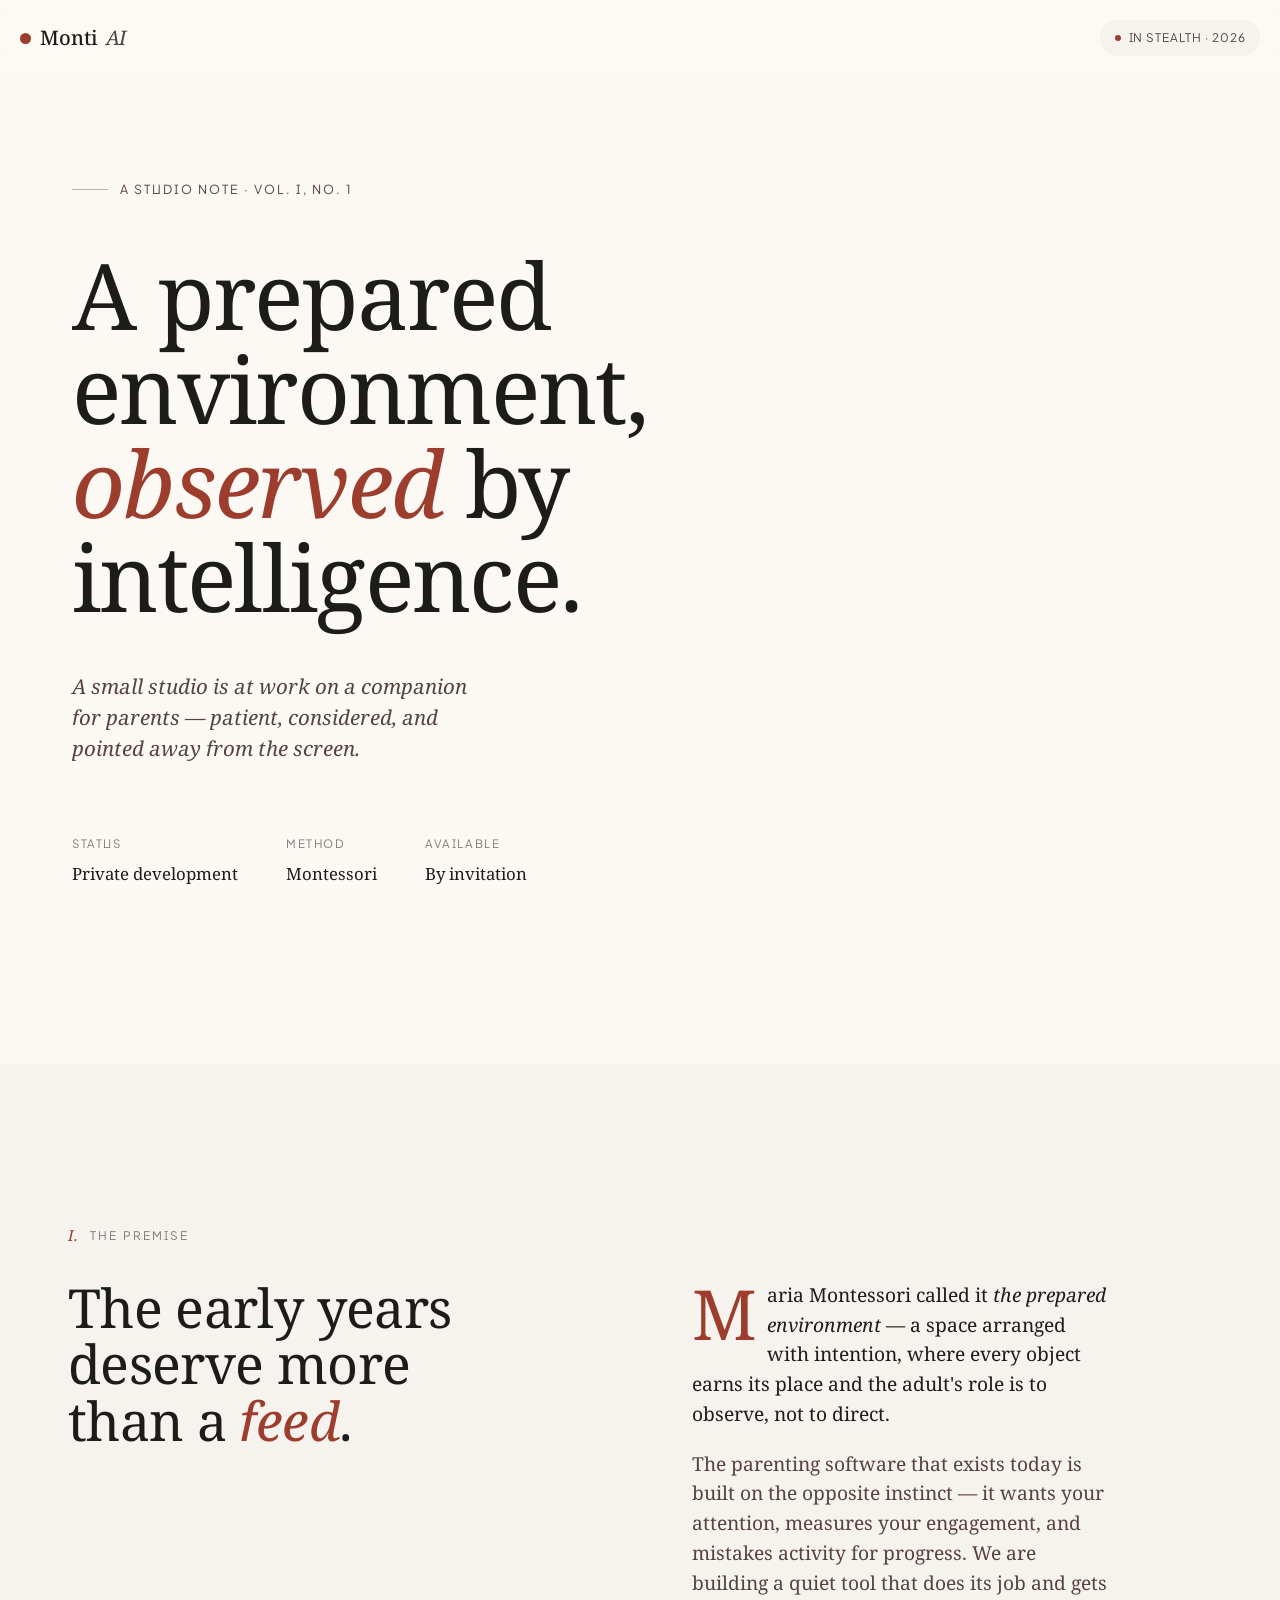
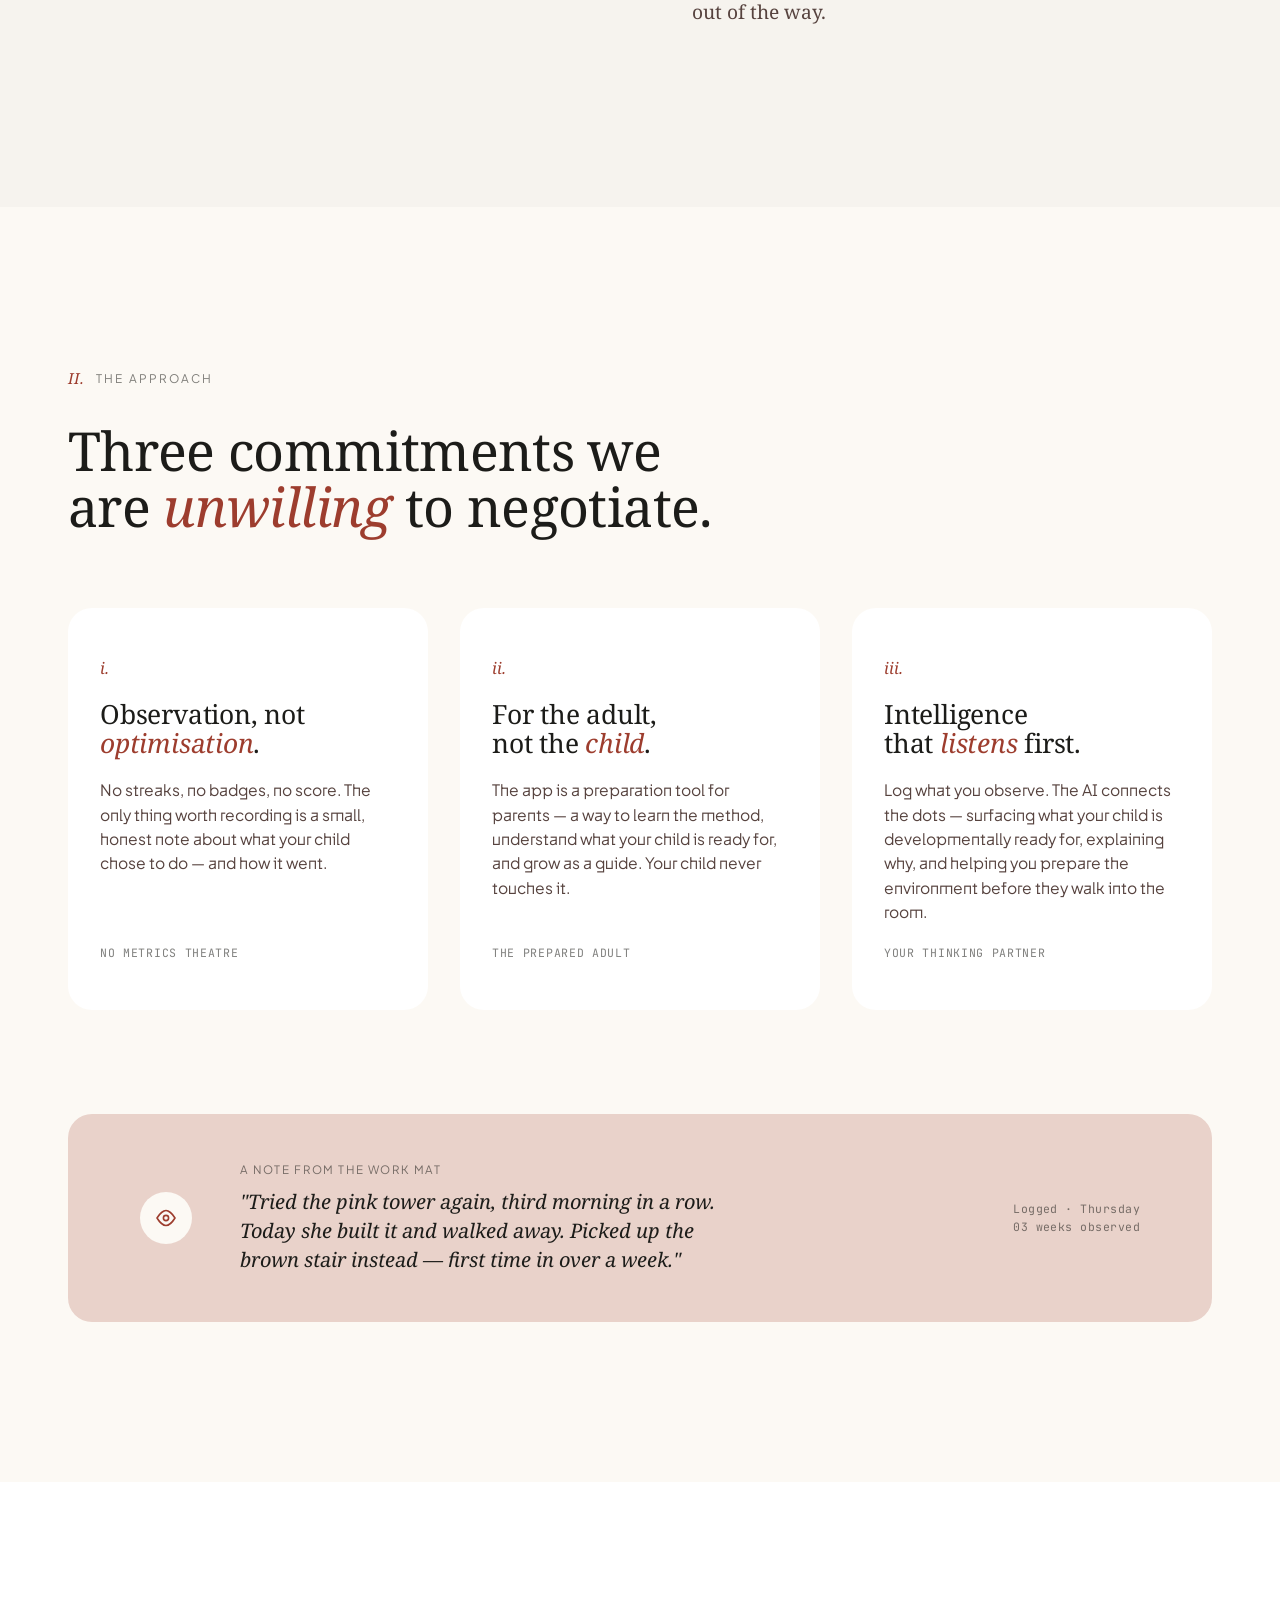
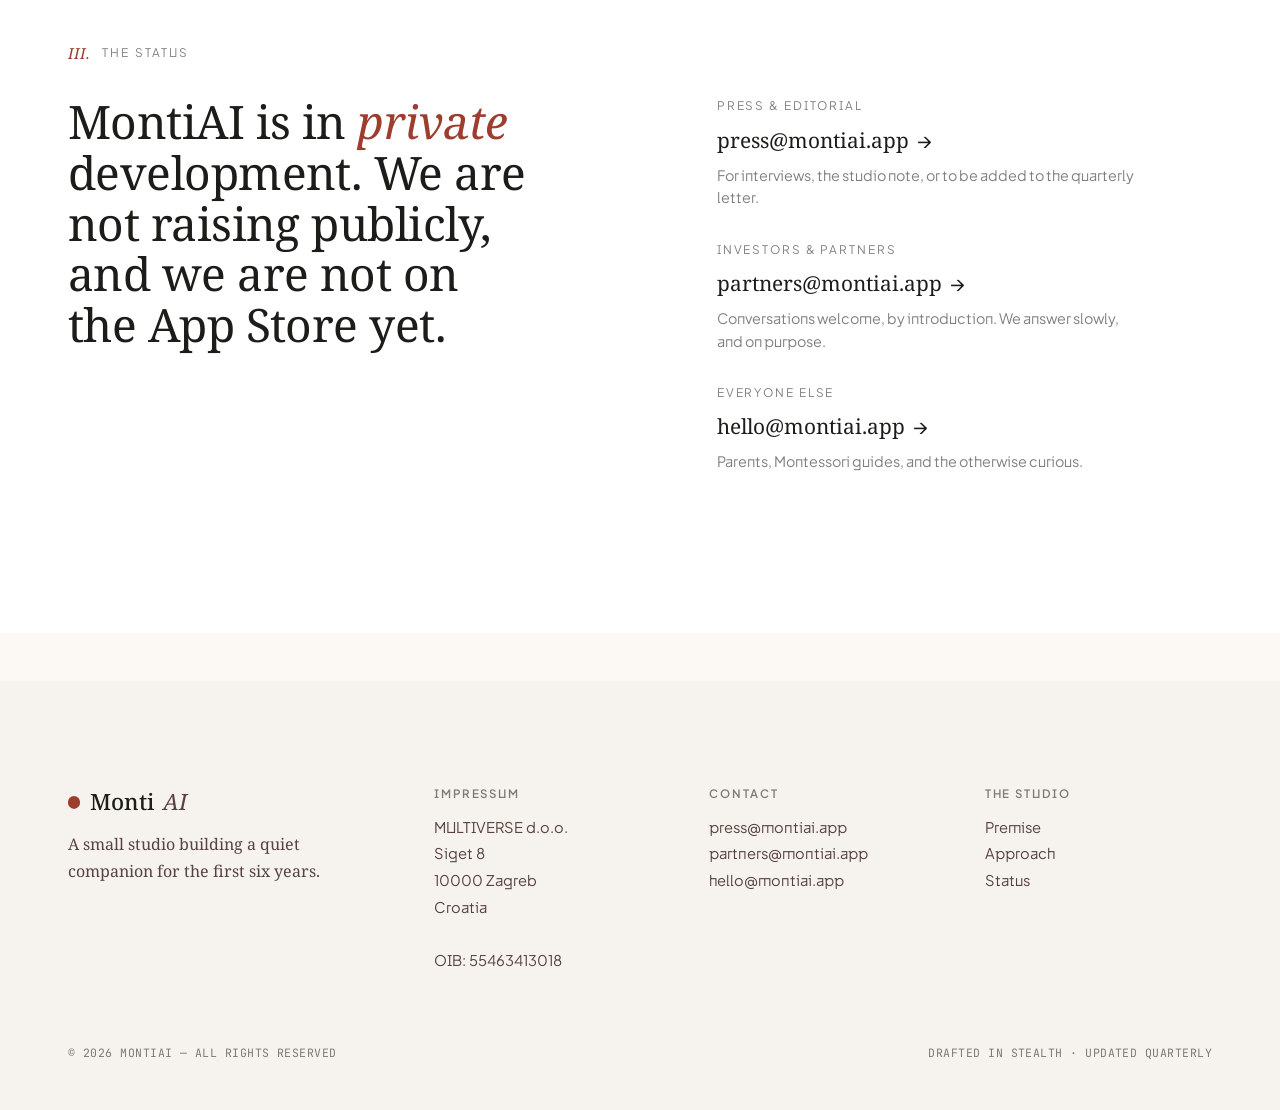
<file: index.html>
<!doctype html>
<html lang="en">
<head>
  <meta charset="utf-8" />
  <meta name="viewport" content="width=device-width, initial-scale=1" />
  <title>MontiAI — AI-Powered Montessori Companion for Parents</title>
  <meta name="description" content="An AI assistant for Montessori parents. Log observations, understand your child's development, and know what to present next." />
  <meta property="og:title" content="MontiAI — AI-Powered Montessori Companion for Parents" />
  <meta property="og:description" content="An AI assistant for Montessori parents. Log observations, understand your child's development, and know what to present next." />
  <meta property="og:type" content="website" />
  <meta property="og:image" content="https://multiverse.hr/og-image.png" />
  <meta property="og:image:width" content="1200" />
  <meta property="og:image:height" content="630" />
  <meta property="og:url" content="https://multiverse.hr" />
  <meta name="twitter:card" content="summary_large_image" />
  <meta name="theme-color" content="#fcf9f4" />
  <link rel="icon" type="image/svg+xml" href="favicon.svg" />

  <link rel="preconnect" href="https://fonts.googleapis.com">
  <link rel="preconnect" href="https://fonts.gstatic.com" crossorigin>
  <link href="https://fonts.googleapis.com/css2?family=Noto+Serif:ital,wght@0,400;0,500;1,400&family=Plus+Jakarta+Sans:wght@400;500;600&family=JetBrains+Mono:wght@400;500&display=swap" rel="stylesheet">

  <link rel="stylesheet" href="style.css" />
</head>
<body>

  <!-- ────────────── Top bar ────────────── -->
  <header class="topbar">
    <div class="shell topbar-inner">
      <a class="wordmark" href="#top" aria-label="MontiAI">
        <span class="glyph" aria-hidden="true"></span>Monti<em>AI</em>
      </a>
      <span class="status-pill">
        <span class="dot" aria-hidden="true"></span>
        In stealth · 2026
      </span>
    </div>
  </header>

  <!-- ────────────── Hero ────────────── -->
  <section class="hero" id="top">
    <div class="shell">
      <div class="hero-eyebrow-wrap">
        <div class="hero-eyebrow">
          <span class="rule"></span>
          <span>A studio note · Vol. I, no. 1</span>
        </div>
      </div>

      <h1 class="hero-headline">
        A prepared environment, <em>observed</em> by intelligence.
      </h1>

      <p class="hero-deck">
        A small studio is at work on a companion for parents — patient, considered, and pointed away from the screen.
      </p>

      <dl class="hero-meta">
        <div>
          <dt>Status</dt>
          <dd>Private development</dd>
        </div>
        <div>
          <dt>Method</dt>
          <dd>Montessori</dd>
        </div>
        <div>
          <dt>Available</dt>
          <dd>By invitation</dd>
        </div>
      </dl>
    </div>
  </section>

  <!-- ────────────── Premise ────────────── -->
  <section class="section section--low" id="premise">
    <div class="shell">
      <p class="section-eyebrow"><span class="num">I.</span> <span>The premise</span></p>
      <div class="premise">
        <div class="premise-prose">
          <h2 class="section-headline">The early years deserve more than a <em>feed</em>.</h2>
        </div>
        <div class="premise-prose">
          <p class="lead">
            Maria Montessori called it <em>the prepared environment</em> — a space arranged with intention, where every object earns its place and the adult's role is to observe, not to direct.
          </p>
          <p>
            The parenting software that exists today is built on the opposite instinct — it wants your attention, measures your engagement, and mistakes activity for progress. We are building a quiet tool that does its job and gets out of the way.
          </p>
        </div>
      </div>
    </div>
  </section>

  <!-- ────────────── Approach ────────────── -->
  <section class="section" id="approach">
    <div class="shell">
      <p class="section-eyebrow"><span class="num">II.</span> <span>The approach</span></p>
      <h2 class="section-headline">Three commitments we are <em>unwilling</em> to negotiate.</h2>

      <div class="principles">
        <article class="principle">
          <span class="num">i.</span>
          <h3>Observation, not <em>optimisation</em>.</h3>
          <p>No streaks, no badges, no score. The only thing worth recording is a small, honest note about what your child chose to do — and how it went.</p>
          <span class="tag">No metrics theatre</span>
        </article>

        <article class="principle">
          <span class="num">ii.</span>
          <h3>For the adult, not the <em>child</em>.</h3>
          <p>The app is a preparation tool for parents — a way to learn the method, understand what your child is ready for, and grow as a guide. Your child never touches it.</p>
          <span class="tag">The prepared adult</span>
        </article>

        <article class="principle">
          <span class="num">iii.</span>
          <h3>Intelligence that <em>listens</em> first.</h3>
          <p>Log what you observe. The AI connects the dots — surfacing what your child is developmentally ready for, explaining why, and helping you prepare the environment before they walk into the room.</p>
          <span class="tag">Your thinking partner</span>
        </article>
      </div>

      <!-- The "Observation Moment" — the system's signature component -->
      <div class="observation" role="note" aria-label="Sample observation">
        <div class="ob-icon" aria-hidden="true">
          <svg viewBox="0 0 24 24" fill="none" stroke="currentColor" stroke-width="1.6" stroke-linecap="round" stroke-linejoin="round">
            <path d="M3 12c3-5 7-7.5 9-7.5S18 7 21 12c-3 5-7 7.5-9 7.5S6 17 3 12Z"/>
            <circle cx="12" cy="12" r="2.6"/>
          </svg>
        </div>
        <div class="ob-body">
          <p class="small">A note from the work mat</p>
          <p><em>"Tried the pink tower again, third morning in a row. Today she built it and walked away. Picked up the brown stair instead — first time in over a week."</em></p>
        </div>
        <div class="ob-meta">
          Logged · Thursday<br/>03 weeks observed
        </div>
      </div>
    </div>
  </section>

  <!-- ────────────── Status & contacts ────────────── -->
  <section class="section section--lowest" id="contact">
    <div class="shell">
      <p class="section-eyebrow"><span class="num">III.</span> <span>The status</span></p>
      <div class="status">
        <h2 class="status-headline">
          MontiAI is in <em>private</em> development. We are not raising publicly, and we are not on the App Store yet.
        </h2>
        <div class="contacts">
          <a class="contact-block" href="mailto:press@montiai.app">
            <span class="role">Press &amp; editorial</span>
            <span class="addr">press@montiai.app <span class="arrow" aria-hidden="true">→</span></span>
            <span class="note">For interviews, the studio note, or to be added to the quarterly letter.</span>
          </a>
          <a class="contact-block" href="mailto:partners@montiai.app">
            <span class="role">Investors &amp; partners</span>
            <span class="addr">partners@montiai.app <span class="arrow" aria-hidden="true">→</span></span>
            <span class="note">Conversations welcome, by introduction. We answer slowly, and on purpose.</span>
          </a>
          <a class="contact-block" href="mailto:hello@montiai.app">
            <span class="role">Everyone else</span>
            <span class="addr">hello@montiai.app <span class="arrow" aria-hidden="true">→</span></span>
            <span class="note">Parents, Montessori guides, and the otherwise curious.</span>
          </a>
        </div>
      </div>
    </div>
  </section>

  <!-- ────────────── Footer / Impressum ────────────── -->
  <footer class="footer" id="impressum">
    <div class="shell">
      <div class="footer-grid">
        <div class="footer-brand">
          <a class="wordmark" href="#top" aria-label="MontiAI">
            <span class="glyph" aria-hidden="true"></span>Monti<em>AI</em>
          </a>
          <p class="blurb">A small studio building a quiet companion for the first six years.</p>
        </div>

        <div>
          <h4>Impressum</h4>
          <ul>
            <li>MULTIVERSE d.o.o.</li>
            <li>Siget 8</li>
            <li>10000 Zagreb</li>
            <li>Croatia</li>
            <li>&nbsp;</li>
            <li>OIB: 55463413018</li>
          </ul>
        </div>

        <div>
          <h4>Contact</h4>
          <ul>
            <li>press@montiai.app</li>
            <li>partners@montiai.app</li>
            <li>hello@montiai.app</li>
          </ul>
        </div>

        <div>
          <h4>The studio</h4>
          <ul>
            <li><a href="#premise">Premise</a></li>
            <li><a href="#approach">Approach</a></li>
            <li><a href="#contact">Status</a></li>
          </ul>
        </div>
      </div>

      <div class="footer-base">
        <span>&copy; 2026 MontiAI — All rights reserved</span>
        <span>Drafted in stealth · Updated quarterly</span>
      </div>
    </div>
  </footer>

</body>
</html>
</file>
<file: style.css>
/* ============================================================
   MontiAI — The Prepared Environment
   Editorial landing page, stealth mode
   ============================================================ */

:root {
  /* — Surface hierarchy — */
  --surface:                #fcf9f4;
  --surface-low:            #f6f3ee;
  --surface-lowest:         #ffffff;
  --surface-high:           #efeae0;
  --surface-highest:        #e9e3d6;

  /* — Ink — */
  --on-surface:             #1c1c19;
  --on-surface-variant:     #56423e;
  --on-surface-muted:       rgba(28, 28, 25, 0.56);
  --on-surface-faint:       rgba(28, 28, 25, 0.32);

  /* — Brand accents (terracotta) — */
  --accent:                 #9d3d2e;
  --accent-container:       #bd5444;
  --accent-soft:            color-mix(in oklab, #9d3d2e 18%, #f6f3ee);

  /* — Type ramp — */
  --font-serif:             "Noto Serif", "Iowan Old Style", Georgia, serif;
  --font-sans:              "Plus Jakarta Sans", ui-sans-serif, -apple-system, "Segoe UI", system-ui, sans-serif;
  --font-mono:              "JetBrains Mono", ui-monospace, "SF Mono", Menlo, monospace;

  /* — Spacing scale — */
  --sp-1: 0.25rem;
  --sp-2: 0.5rem;
  --sp-3: 0.75rem;
  --sp-4: 1.25rem;
  --sp-6: 2rem;
  --sp-8: 3rem;
  --sp-10: 4.5rem;
  --sp-12: 6.5rem;
  --sp-16: 10rem;
  --sp-20: 14rem;

  /* — Radius — */
  --rd-md: 0.625rem;
  --rd-lg: 1rem;
  --rd-xl: 1.5rem;

  /* — Editorial measure — */
  --measure: 38ch;
}

/* ────────────────────────────────────────────────────────── */
* { box-sizing: border-box; }
html, body { margin: 0; padding: 0; }
html { scroll-behavior: smooth; }

body {
  background: var(--surface);
  color: var(--on-surface);
  font-family: var(--font-sans);
  font-size: 17px;
  line-height: 1.55;
  font-feature-settings: "ss01", "ss02", "cv11";
  -webkit-font-smoothing: antialiased;
  text-rendering: optimizeLegibility;
  overflow-x: hidden;
}

a { color: inherit; text-decoration: none; }
::selection { background: var(--accent); color: var(--surface); }

/* ────────────────────────────────────────────────────────── */
/* Layout                                                     */
/* ────────────────────────────────────────────────────────── */

.shell {
  max-width: 1240px;
  margin: 0 auto;
  padding: 0 var(--sp-8);
}

/* ──────────────── Top bar ──────────────── */
.topbar {
  position: sticky;
  top: 0;
  z-index: 10;
  background: color-mix(in srgb, var(--surface) 72%, transparent);
  backdrop-filter: blur(20px) saturate(160%);
  -webkit-backdrop-filter: blur(20px) saturate(160%);
}
.topbar-inner {
  display: flex;
  align-items: center;
  justify-content: space-between;
  padding: var(--sp-4) 0;
}
.wordmark {
  font-family: var(--font-serif);
  font-weight: 500;
  font-size: 1.25rem;
  letter-spacing: -0.005em;
  display: flex;
  align-items: baseline;
  gap: 0.4em;
}
.wordmark .glyph {
  display: inline-block;
  width: 0.55em;
  height: 0.55em;
  border-radius: 50%;
  background: var(--accent);
  transform: translateY(-0.05em);
  margin-right: 0.05em;
}
.wordmark em {
  font-style: italic;
  color: var(--on-surface-variant);
  font-weight: 400;
}

.status-pill {
  display: inline-flex;
  align-items: center;
  gap: var(--sp-2);
  font-family: var(--font-sans);
  font-size: 0.74rem;
  letter-spacing: 0.08em;
  text-transform: uppercase;
  color: var(--on-surface-variant);
  padding: 0.55rem 0.9rem;
  border-radius: 999px;
  background: var(--surface-low);
}
.status-pill .dot {
  width: 6px;
  height: 6px;
  border-radius: 50%;
  background: var(--accent);
  animation: pulse 2.4s ease-in-out infinite;
}
@keyframes pulse {
  0%, 100% { opacity: 0.4; transform: scale(1); }
  50%      { opacity: 1;   transform: scale(1.15); }
}

/* ──────────────── Hero ──────────────── */
.hero {
  position: relative;
  padding-top: var(--sp-12);
  padding-bottom: var(--sp-16);
  padding-left: var(--sp-2);
}

.hero-eyebrow {
  display: flex;
  align-items: center;
  gap: var(--sp-3);
  font-family: var(--font-sans);
  font-size: 0.78rem;
  letter-spacing: 0.16em;
  text-transform: uppercase;
  color: var(--on-surface-variant);
  margin-bottom: var(--sp-8);
}
.hero-eyebrow .rule {
  width: 36px;
  height: 1px;
  background: var(--on-surface-faint);
}

.hero-headline {
  font-family: var(--font-serif);
  font-weight: 400;
  font-size: clamp(2.6rem, 7.2vw, 6.4rem);
  line-height: 1.02;
  letter-spacing: -0.018em;
  margin: 0;
  text-wrap: balance;
  max-width: 16ch;
}
.hero-headline em {
  font-style: italic;
  color: var(--accent);
  font-weight: 400;
}

.hero-deck {
  margin-top: var(--sp-8);
  font-family: var(--font-serif);
  font-style: italic;
  font-size: clamp(1.15rem, 1.6vw, 1.45rem);
  line-height: 1.5;
  color: var(--on-surface-variant);
  max-width: 36ch;
}

.hero-meta {
  margin-top: var(--sp-10);
  display: grid;
  grid-template-columns: max-content max-content max-content;
  gap: var(--sp-8);
}
.hero-meta dt {
  font-size: 0.72rem;
  letter-spacing: 0.14em;
  text-transform: uppercase;
  color: var(--on-surface-muted);
  margin-bottom: var(--sp-2);
}
.hero-meta dd {
  margin: 0;
  font-family: var(--font-serif);
  font-size: 1.05rem;
  color: var(--on-surface);
}

/* ──────────────── Section frame ──────────────── */
.section {
  padding: var(--sp-16) 0;
}
.section--low {
  background: var(--surface-low);
}
.section--lowest {
  background: var(--surface-lowest);
}

.section-eyebrow {
  font-family: var(--font-sans);
  font-size: 0.74rem;
  letter-spacing: 0.18em;
  text-transform: uppercase;
  color: var(--on-surface-muted);
  margin: 0 0 var(--sp-6);
  display: flex;
  align-items: center;
  gap: var(--sp-3);
}
.section-eyebrow .num {
  font-family: var(--font-serif);
  font-style: italic;
  color: var(--accent);
  font-size: 0.95rem;
  letter-spacing: 0;
  text-transform: none;
}

.section-headline {
  font-family: var(--font-serif);
  font-weight: 400;
  font-size: clamp(2rem, 4.2vw, 3.5rem);
  line-height: 1.05;
  letter-spacing: -0.012em;
  margin: 0;
  text-wrap: balance;
  max-width: 22ch;
}
.section-headline em {
  font-style: italic;
  color: var(--accent);
}

/* ──────────────── Premise — editorial two-column ──────────────── */
.premise {
  display: grid;
  grid-template-columns: 1fr 1fr;
  gap: var(--sp-12);
  align-items: start;
}
.premise-prose p {
  font-family: var(--font-serif);
  font-size: 1.2rem;
  line-height: 1.55;
  color: var(--on-surface);
  margin: 0 0 var(--sp-4);
  max-width: 38ch;
  text-wrap: pretty;
}
.premise-prose p + p { color: var(--on-surface-variant); }
.premise-prose .lead::first-letter {
  font-family: var(--font-serif);
  font-size: 3.6em;
  float: left;
  line-height: 0.86;
  padding: 0.06em 0.14em 0 0;
  color: var(--accent);
  font-weight: 400;
}

/* ──────────────── Approach — three principles ──────────────── */
.principles {
  display: grid;
  grid-template-columns: repeat(3, 1fr);
  gap: var(--sp-6);
  margin-top: var(--sp-10);
}
.principle {
  background: var(--surface-lowest);
  border-radius: var(--rd-xl);
  padding: var(--sp-8) var(--sp-6) var(--sp-8);
  display: flex;
  flex-direction: column;
  gap: var(--sp-4);
  min-height: 22rem;
  position: relative;
}
.principle .num {
  font-family: var(--font-serif);
  font-style: italic;
  font-size: 1rem;
  color: var(--accent);
}
.principle h3 {
  font-family: var(--font-serif);
  font-weight: 400;
  font-size: 1.65rem;
  line-height: 1.1;
  margin: 0;
  text-wrap: balance;
  letter-spacing: -0.008em;
}
.principle h3 em { font-style: italic; color: var(--accent); }
.principle p {
  font-family: var(--font-sans);
  font-size: 0.98rem;
  line-height: 1.55;
  color: var(--on-surface-variant);
  margin: 0;
  max-width: 28ch;
}
.principle .tag {
  margin-top: auto;
  font-family: var(--font-mono);
  font-size: 0.72rem;
  letter-spacing: 0.06em;
  color: var(--on-surface-muted);
  text-transform: uppercase;
}

/* ──────────────── Observation card ──────────────── */
.observation {
  margin-top: var(--sp-12);
  background: var(--accent-soft);
  border-radius: var(--rd-xl);
  padding: var(--sp-8) var(--sp-10);
  display: grid;
  grid-template-columns: max-content 1fr max-content;
  gap: var(--sp-8);
  align-items: center;
}

.observation .ob-icon {
  width: 3.25rem;
  height: 3.25rem;
  border-radius: 50%;
  background: var(--surface);
  display: grid;
  place-items: center;
  color: var(--accent);
}
.observation .ob-icon svg { width: 1.5rem; height: 1.5rem; }

.observation .ob-body p {
  margin: 0;
  font-family: var(--font-serif);
  font-size: 1.25rem;
  line-height: 1.45;
  color: var(--on-surface);
  max-width: 46ch;
}
.observation .ob-body .small {
  font-family: var(--font-sans);
  font-size: 0.72rem;
  letter-spacing: 0.14em;
  text-transform: uppercase;
  color: var(--on-surface-muted);
  margin-bottom: var(--sp-2);
}
.observation .ob-meta {
  text-align: right;
  font-family: var(--font-mono);
  font-size: 0.72rem;
  letter-spacing: 0.04em;
  color: var(--on-surface-muted);
  white-space: nowrap;
}

/* ──────────────── Status ──────────────── */
.status {
  display: grid;
  grid-template-columns: 1.1fr 1fr;
  gap: var(--sp-12);
  align-items: start;
}
.status-headline {
  font-family: var(--font-serif);
  font-weight: 400;
  font-size: clamp(2rem, 3.6vw, 3rem);
  line-height: 1.1;
  letter-spacing: -0.012em;
  margin: 0;
  text-wrap: balance;
}
.status-headline em { font-style: italic; color: var(--accent); }

.contacts {
  display: flex;
  flex-direction: column;
  gap: var(--sp-6);
}
.contact-block {
  display: flex;
  flex-direction: column;
  gap: var(--sp-2);
}
.contact-block .role {
  font-family: var(--font-sans);
  font-size: 0.74rem;
  letter-spacing: 0.16em;
  text-transform: uppercase;
  color: var(--on-surface-muted);
}
.contact-block .addr {
  font-family: var(--font-serif);
  font-size: 1.3rem;
  color: var(--on-surface);
  display: inline-flex;
  align-items: baseline;
  gap: var(--sp-2);
}
.contact-block .addr:hover { color: var(--accent); }
.contact-block .addr .arrow {
  display: inline-block;
  transition: transform 200ms ease;
  font-family: var(--font-sans);
}
.contact-block:hover .arrow { transform: translate(3px, -3px); }
.contact-block .note {
  font-family: var(--font-sans);
  font-size: 0.9rem;
  color: var(--on-surface-muted);
  max-width: 38ch;
}

/* ──────────────── Footer ──────────────── */
.footer {
  background: var(--surface-low);
  padding: var(--sp-12) 0 var(--sp-8);
  margin-top: var(--sp-8);
}
.footer-grid {
  display: grid;
  grid-template-columns: 1.4fr 1fr 1fr 1fr;
  gap: var(--sp-8);
}
.footer h4 {
  font-family: var(--font-sans);
  font-size: 0.72rem;
  letter-spacing: 0.16em;
  text-transform: uppercase;
  color: var(--on-surface-muted);
  font-weight: 600;
  margin: 0 0 var(--sp-3);
}
.footer p, .footer li {
  font-family: var(--font-sans);
  font-size: 0.92rem;
  line-height: 1.65;
  color: var(--on-surface-variant);
  margin: 0;
}
.footer ul { list-style: none; padding: 0; margin: 0; display: flex; flex-direction: column; gap: 0.15rem; }
.footer .placeholder {
  font-style: italic;
  color: var(--on-surface-faint);
}
.footer-brand .wordmark { font-size: 1.4rem; margin-bottom: var(--sp-3); }
.footer-brand .blurb {
  font-family: var(--font-serif);
  font-size: 1rem;
  color: var(--on-surface-variant);
  max-width: 32ch;
  margin-bottom: var(--sp-6);
}

.footer-base {
  margin-top: var(--sp-10);
  display: flex;
  justify-content: space-between;
  align-items: baseline;
  font-family: var(--font-mono);
  font-size: 0.72rem;
  letter-spacing: 0.04em;
  color: var(--on-surface-muted);
  text-transform: uppercase;
}

/* ──────────────── Responsive ──────────────── */
@media (max-width: 880px) {
  .shell { padding: 0 var(--sp-6); }
  .premise, .status, .footer-grid { grid-template-columns: 1fr; gap: var(--sp-8); }
  .principles { grid-template-columns: 1fr; }
  .observation {
    grid-template-columns: max-content 1fr;
    gap: var(--sp-6);
    padding: var(--sp-6);
  }
  .observation .ob-meta { grid-column: 1 / -1; text-align: left; }
  .hero-meta { grid-template-columns: 1fr 1fr; gap: var(--sp-6); }
  .section { padding: var(--sp-12) 0; }
  .hero { padding-bottom: var(--sp-12); padding-top: var(--sp-8); }
  .footer-base { flex-direction: column; gap: var(--sp-2); }
}
</file>
